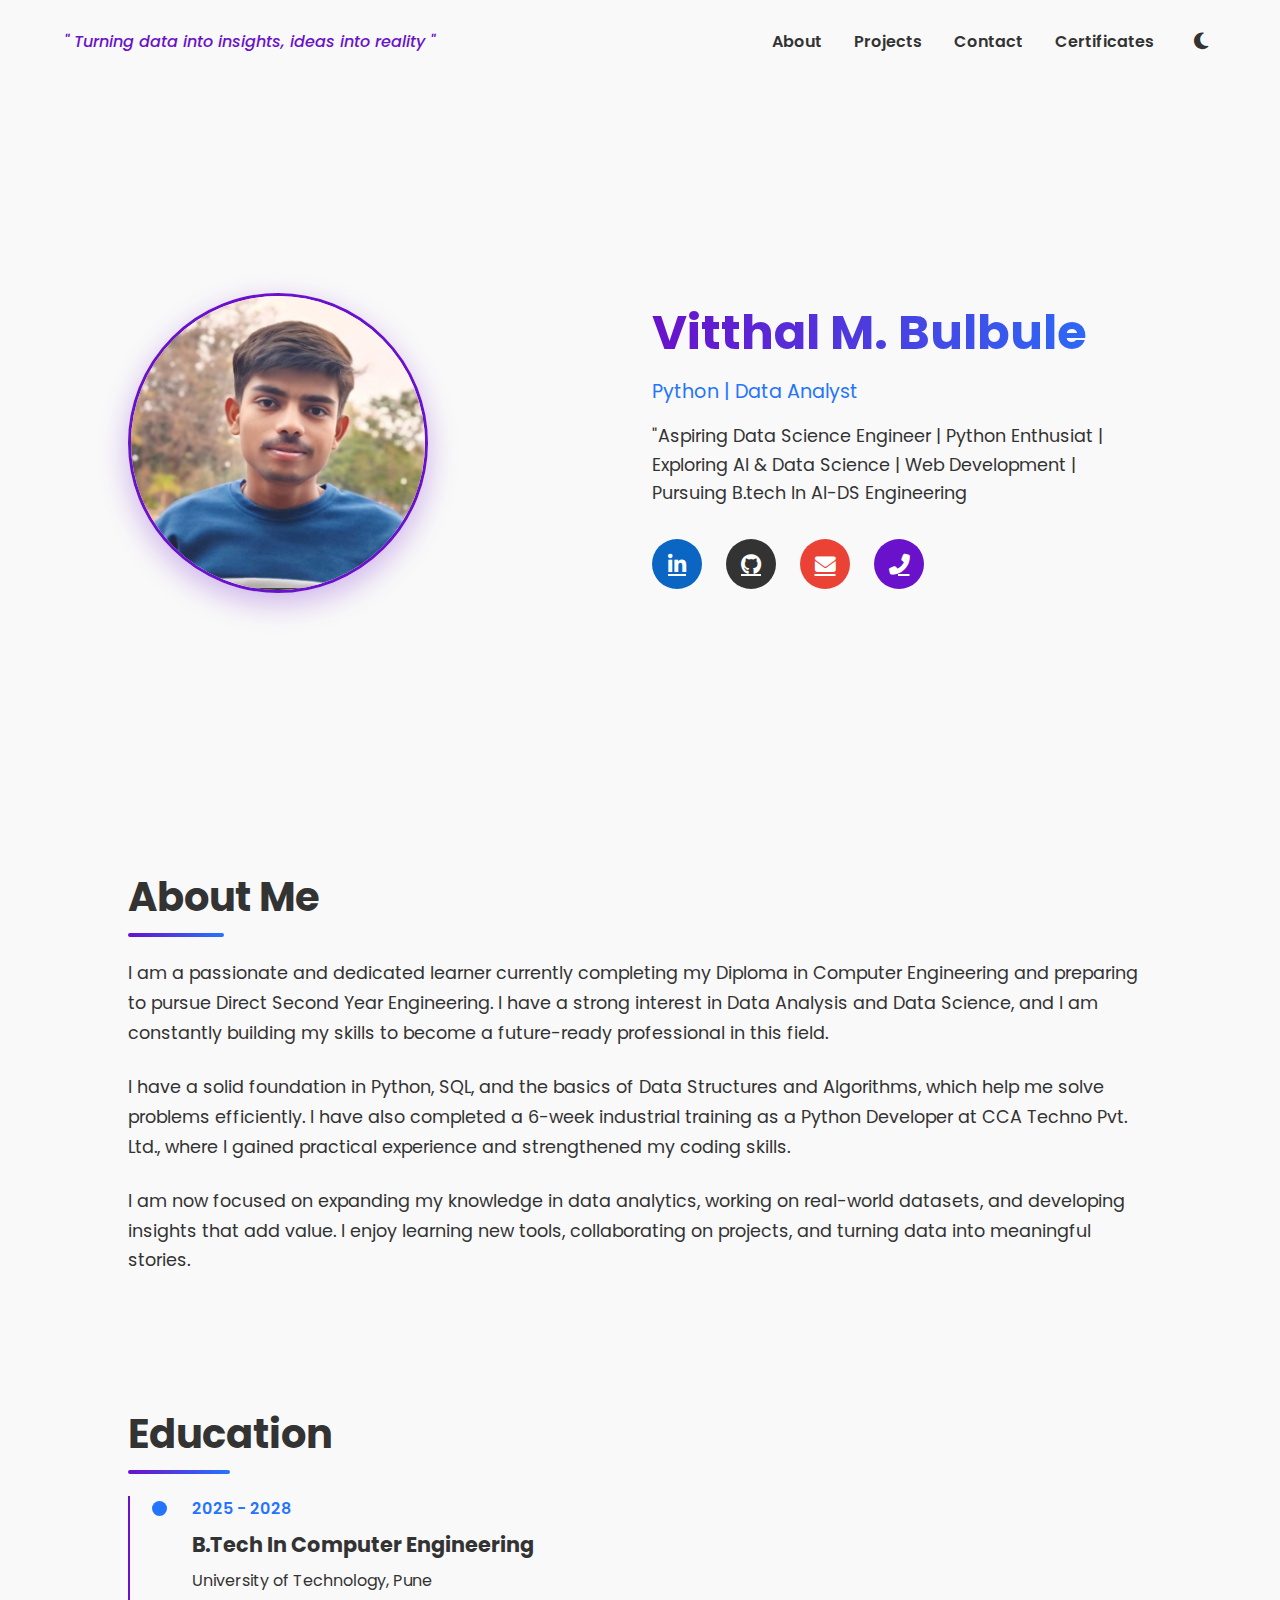
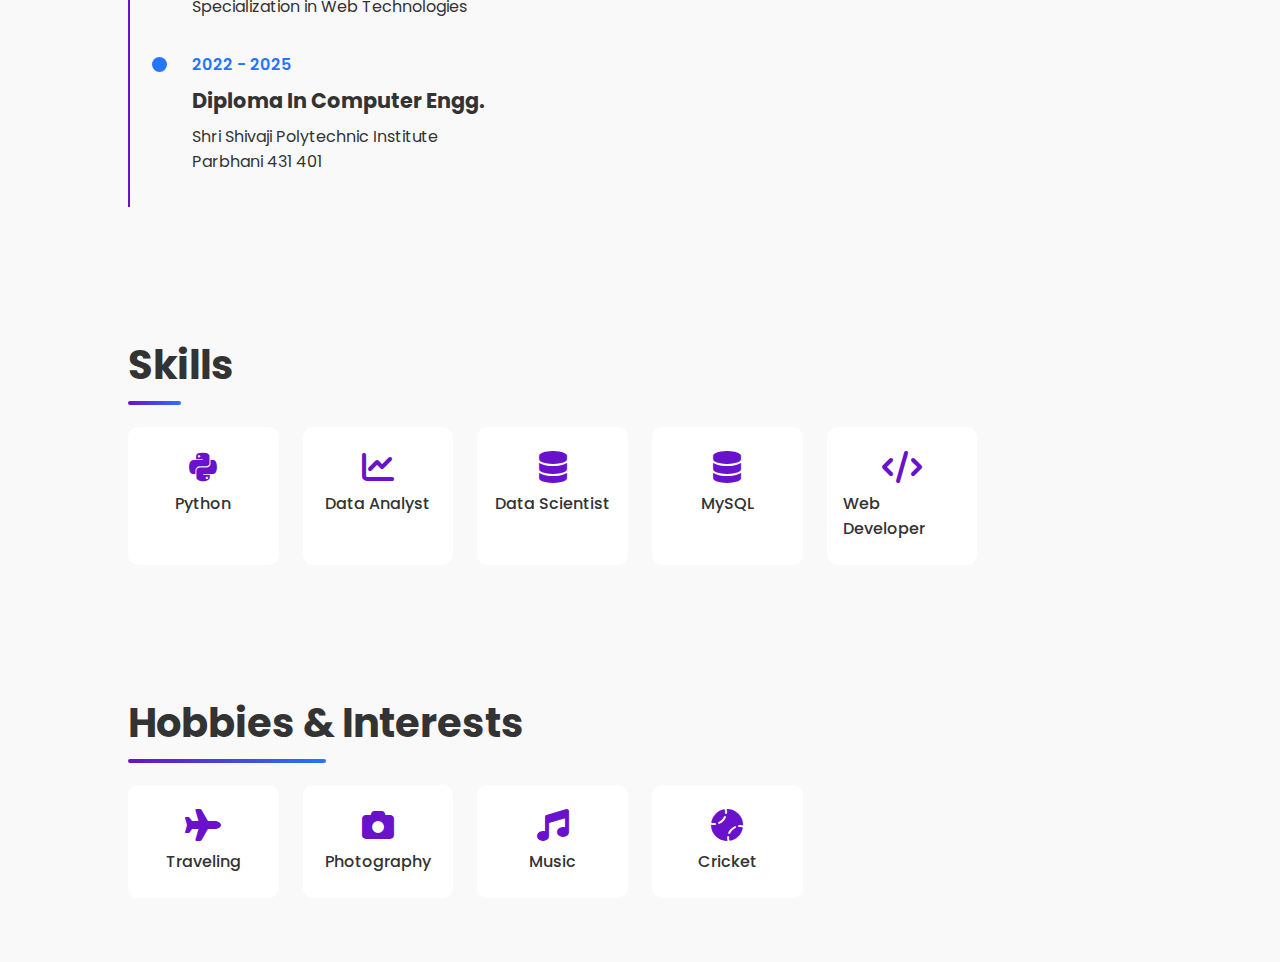
<file: index.html>
<!DOCTYPE html>
<html lang="en" data-theme="light">
<head>
    <meta charset="UTF-8">
    <meta name="viewport" content="width=device-width, initial-scale=1.0">
    <title>My Portfolio | Home</title>
    <link rel="stylesheet" href="style.css">
    <link rel="stylesheet" href="themes.css">
    <link rel="stylesheet" href="https://cdnjs.cloudflare.com/ajax/libs/font-awesome/6.4.0/css/all.min.css">
    <link href="https://fonts.googleapis.com/css2?family=Poppins:wght@300;400;600;700&display=swap" rel="stylesheet">
</head>
<body>
    <!-- Header -->
    <header>
        <div class="quote">
            <p>" Turning data into insights, ideas into reality "</p>
        </div>
        <nav>
            <div class="nav-links">
                <a href="#about">About</a>
                <a href="projects.html">Projects</a>
                <a href="contact.html">Contact</a>
                <a href="certificate.html">Certificates</a>
            </div>
            <button id="theme-toggle" aria-label="Toggle theme">
                <i class="fas fa-moon"></i>
            </button>
        </nav>
    </header>

    <!-- Main Content -->
    <main class="container">
        <!-- Left: Profile Photo -->
        <div class="profile-pic">
            <img src="Vitthal.png" alt="Profile Photo">
        </div>

        <!-- Right: Profile Info -->
        <div class="profile-info">
            <h1>Vitthal M. Bulbule</h1>
            <p class="title">  Python | Data Analyst</p>
            <p class="bio">
                "Aspiring Data Science Engineer | Python Enthusiat | Exploring AI & Data Science | Web Development | Pursuing B.tech In AI-DS Engineering  
            </p>
            <div class="social-icons">
                <a href="https://www.linkedin.com/in/vitthal-bulbule-796558288/" class="linkedin"><i class="fab fa-linkedin-in"></i></a>
                <a href="https://github.com/vitthalbulbule" class="github"><i class="fab fa-github"></i></a>
                <a href="https://mail.google.com/mail/u/0/#inbox" class="email"><i class="fas fa-envelope"></i></a>
                <a href="#contact" class="contact"><i class="fas fa-phone-alt"></i></a>
            </div>
        </div>
    </main>

    <!-- Additional Sections -->
    <section id="about" class="section-container">
        <div class="section-content">
            <h2 class="section-title">About Me</h2>
            <div class="about-content">
                <p>I am a passionate and dedicated learner currently completing my Diploma in Computer Engineering and preparing to pursue Direct Second Year Engineering. I have a strong interest in Data Analysis and Data Science, and I am constantly building my skills to become a future-ready professional in this field.</p>
                <p>I have a solid foundation in Python, SQL, and the basics of Data Structures and Algorithms, which help me solve problems efficiently. I have also completed a 6-week industrial training as a Python Developer at CCA Techno Pvt. Ltd., where I gained practical experience and strengthened my coding skills.</p>
                <p>I am now focused on expanding my knowledge in data analytics, working on real-world datasets, and developing insights that add value. I enjoy learning new tools, collaborating on projects, and turning data into meaningful stories.</p>
            </div>
        </div>
    </section>

    <section id="education" class="section-container">
        <div class="section-content">
            <h2 class="section-title">Education</h2>
            <div class="timeline">
                <div class="timeline-item">
                    <div class="timeline-date">2025 - 2028</div>
                    <div class="timeline-content">
                        <h3>B.Tech In Computer Engineering</h3>
                        <p>University of Technology, Pune</p>
                        <p>Specialization in Web Technologies</p>
                    </div>
                </div>
                <div class="timeline-item">
                    <div class="timeline-date">2022 - 2025</div>
                    <div class="timeline-content">
                        <h3>Diploma In Computer Engg.</h3>
                        <p>Shri Shivaji Polytechnic Institute </p>
                        <p>Parbhani 431 401</p>
                    </div>
                </div>
            </div>
        </div>
    </section>

    <section id="skills" class="section-container">
        <div class="section-content">
            <h2 class="section-title">Skills</h2>
            <div class="skills-grid">
                <div class="skill-item">
                    <i class="fab fa-python"></i>
                    <span>Python</span>
                </div>
                <div class="skill-item">
                    <i class="fas fa-chart-line"></i>
                    <span>Data Analyst</span>
                </div>
                <div class="skill-item">
                    <i class="fas fa-database"></i>
                    <span>Data Scientist</span>
                </div>
                <div class="skill-item">
                    <i class="fas fa-database"></i>
                    <span>MySQL</span>
                </div>
                <div class="skill-item">
                    <i class="fas fa-code"></i>
                    <span>Web Developer</span>
                </div>
            </div>
        </div>
    </section>

    <section id="hobbies" class="section-container">
        <div class="section-content">
            <h2 class="section-title">Hobbies & Interests</h2>
            <div class="hobbies-grid">
                <div class="hobby-item">
                    <i class="fas fa-plane"></i>
                    <span>Traveling</span>
                </div>
                <div class="hobby-item">
                    <i class="fas fa-camera"></i>
                    <span>Photography</span>
                </div>
                <div class="hobby-item">
                    <i class="fas fa-music"></i>
                    <span>Music</span>
                </div>
                <div class="hobby-item">
                    <i class="fas fa-baseball-ball"></i>
                    <span>Cricket</span>
                </div>
            </div>
        </div>
    </section>

    <!-- Scripts -->
    <script src="script.js"></script>
    <script src="theme.js"></script>
</body>
</html>
</file>
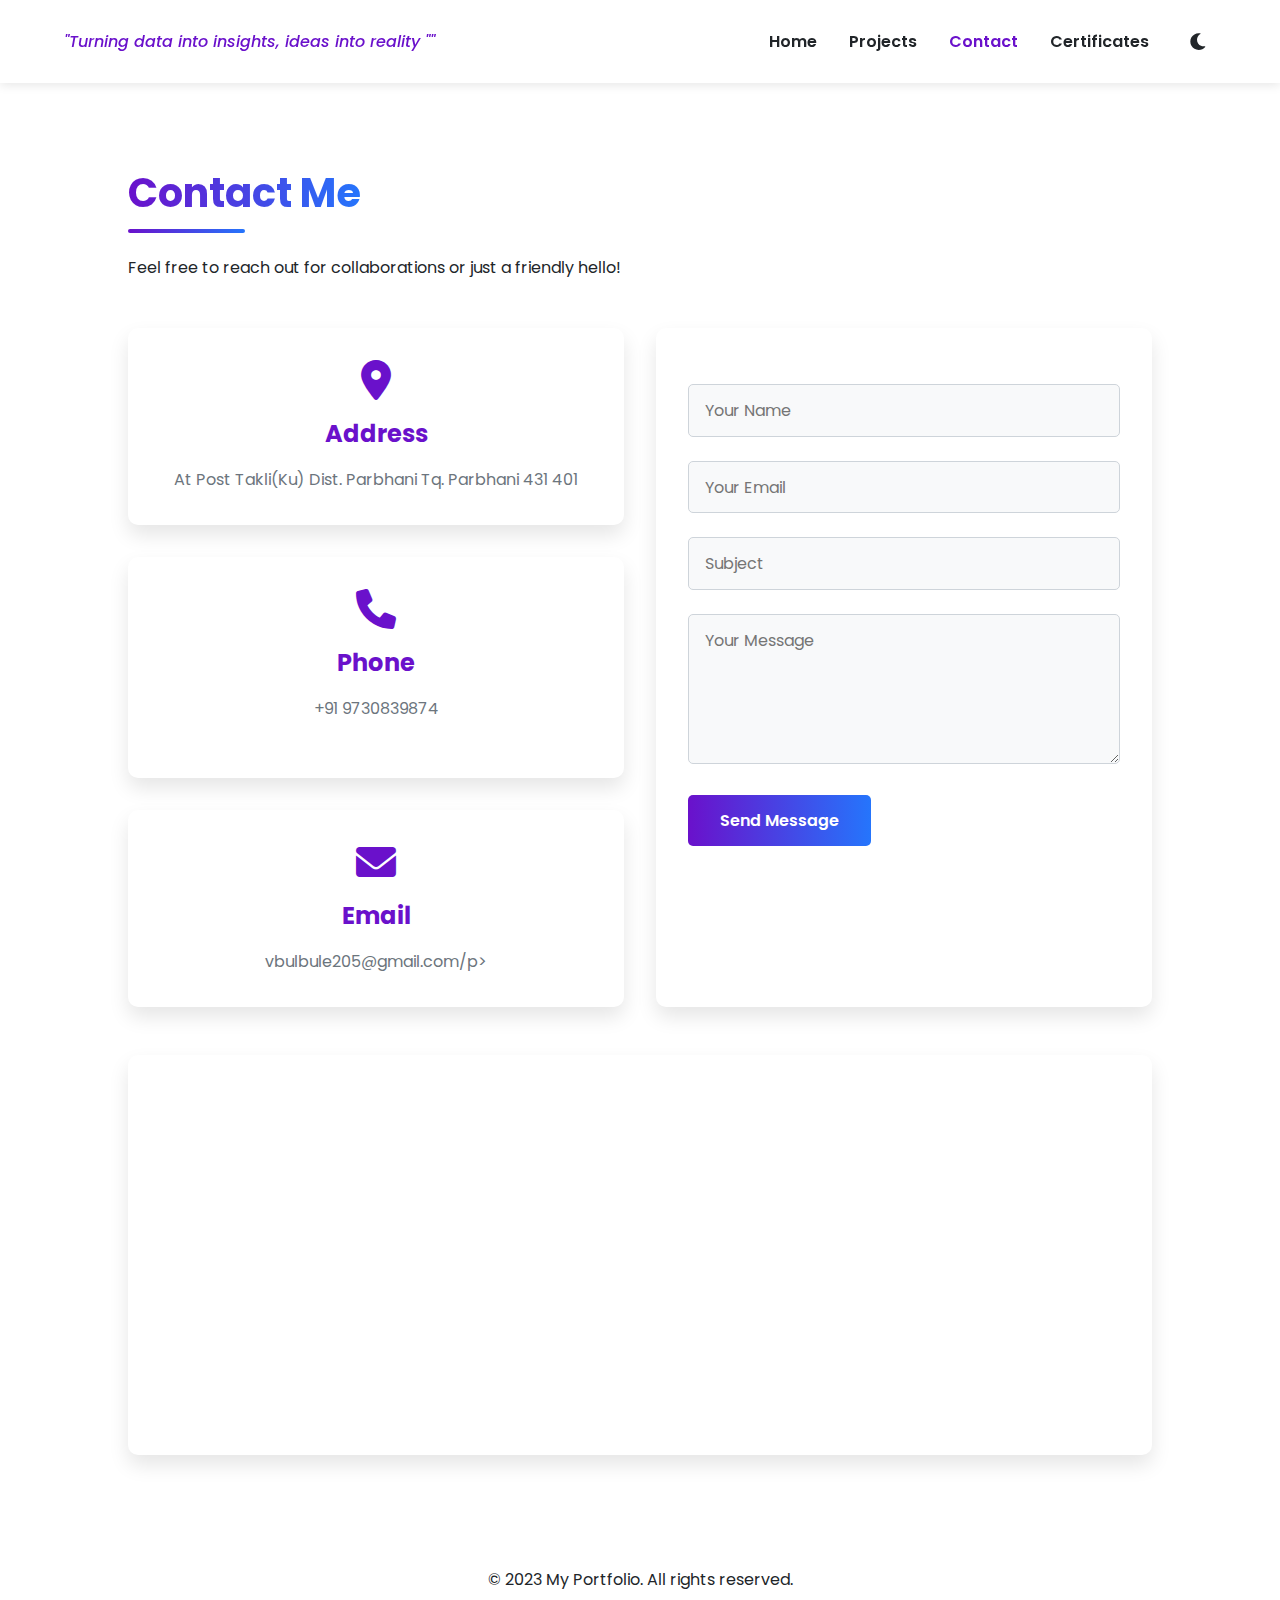
<file: contact.html>
<!DOCTYPE html>
<html lang="en">
<head>
    <meta charset="UTF-8">
    <meta name="viewport" content="width=device-width, initial-scale=1.0">
    <title>Contact Me - My Portfolio</title>
    <link rel="stylesheet" href="https://cdnjs.cloudflare.com/ajax/libs/font-awesome/6.0.0-beta3/css/all.min.css">
    <link href="https://fonts.googleapis.com/css2?family=Poppins:wght@300;400;500;600;700&display=swap" rel="stylesheet">
    <style>
        :root {
            --bg: #f8f9fa;
            --bg-hover: #e9ecef;
            --text: #212529;
            --text-light: #6c757d;
            --primary: #6a11cb;
            --secondary: #2575fc;
            --section-bg: #ffffff;
            --card-bg: #ffffff;
            --nav-bg: #ffffff;
            --nav-text: #212529;
            --nav-hover: #6a11cb;
            --box-shadow: 0 10px 20px rgba(0,0,0,0.1);
            --input-border: #ced4da;
        }

        .dark-theme {
            --bg: #121212;
            --bg-hover: #1e1e1e;
            --text: #f8f9fa;
            --text-light: #adb5bd;
            --primary: #bb86fc;
            --secondary: #3700b3;
            --section-bg: #1e1e1e;
            --card-bg: #2d2d2d;
            --nav-bg: #1e1e1e;
            --nav-text: #f8f9fa;
            --nav-hover: #bb86fc;
            --box-shadow: 0 10px 20px rgba(0,0,0,0.3);
            --input-border: #333;
        }

        * {
            margin: 0;
            padding: 0;
            box-sizing: border-box;
            font-family: 'Poppins', sans-serif;
            transition: background 0.3s, color 0.3s;
        }

        body {
            background: var(--bg);
            color: var(--text);
            min-height: 100vh;
            overflow-x: hidden;
        }

        /* ===== Header ===== */
        header {
            padding: 1.5rem 5%;
            display: flex;
            justify-content: space-between;
            align-items: center;
            position: sticky;
            top: 0;
            background: var(--nav-bg);
            z-index: 100;
            flex-wrap: wrap;
            gap: 1rem;
            box-shadow: 0 2px 10px rgba(0, 0, 0, 0.1);
        }

        .quote {
            font-style: italic;
            color: var(--primary);
            font-weight: 500;
            margin-right: auto; /* Pushes nav to right */
        }

        .nav-container {
            display: flex;
            align-items: center;
            gap: 2rem;
        }

        .nav-links {
            display: flex;
            list-style: none;
            gap: 2rem;
        }

        .nav-links a {
            text-decoration: none;
            color: var(--nav-text);
            font-weight: 600;
            position: relative;
            font-size: 1rem;
        }

        .nav-links a::after {
            content: '';
            position: absolute;
            width: 0;
            height: 2px;
            background: var(--primary);
            bottom: -5px;
            left: 0;
            transition: width 0.3s;
        }

        .nav-links a:hover::after {
            width: 100%;
        }

        .nav-links a:hover {
            color: var(--nav-hover);
        }

        #theme-toggle {
            background: none;
            border: none;
            font-size: 1.2rem;
            cursor: pointer;
            color: var(--text);
            padding: 0.5rem;
            border-radius: 50%;
            display: flex;
            align-items: center;
            justify-content: center;
        }

        #theme-toggle:hover {
            background: var(--bg-hover);
        }

        /* ===== Contact Section ===== */
        .contact-section {
            padding: 5rem 10%;
            background: var(--section-bg);
        }

        .section-title {
            font-size: 2.5rem;
            margin-bottom: 2rem;
            position: relative;
            display: inline-block;
            background: linear-gradient(to right, var(--primary), var(--secondary));
            -webkit-background-clip: text;
            -webkit-text-fill-color: transparent;
        }

        .section-title::after {
            content: '';
            position: absolute;
            width: 50%;
            height: 4px;
            background: linear-gradient(to right, var(--primary), var(--secondary));
            bottom: -10px;
            left: 0;
            border-radius: 2px;
        }

        .contact-container {
            display: grid;
            grid-template-columns: repeat(auto-fit, minmax(300px, 1fr));
            gap: 2rem;
            margin-top: 3rem;
        }

        .contact-info {
            display: flex;
            flex-direction: column;
            gap: 2rem;
        }

        .contact-box {
            background: var(--card-bg);
            padding: 2rem;
            border-radius: 10px;
            box-shadow: var(--box-shadow);
            transition: transform 0.3s;
            display: flex;
            flex-direction: column;
            align-items: center;
            text-align: center;
        }

        .contact-box:hover {
            transform: translateY(-10px);
        }

        .contact-box i {
            font-size: 2.5rem;
            color: var(--primary);
            margin-bottom: 1rem;
        }

        .contact-box h3 {
            font-size: 1.5rem;
            margin-bottom: 1rem;
            color: var(--primary);
        }

        .contact-box p {
            color: var(--text-light);
            line-height: 1.6;
        }

        .contact-form {
            background: var(--card-bg);
            padding: 2rem;
            border-radius: 10px;
            box-shadow: var(--box-shadow);
        }

        .form-group {
            margin-bottom: 1.5rem;
        }

        .form-group label {
            display: block;
            margin-bottom: 0.5rem;
            font-weight: 500;
            color: var(--text);
        }

        .form-group input,
        .form-group textarea {
            width: 100%;
            padding: 0.8rem 1rem;
            border: 1px solid var(--input-border);
            border-radius: 5px;
            background: var(--bg);
            color: var(--text);
            font-size: 1rem;
        }

        .form-group textarea {
            min-height: 150px;
            resize: vertical;
        }

        .submit-btn {
            background: linear-gradient(to right, var(--primary), var(--secondary));
            color: white;
            border: none;
            padding: 0.8rem 2rem;
            font-size: 1rem;
            font-weight: 600;
            border-radius: 5px;
            cursor: pointer;
            transition: transform 0.3s, box-shadow 0.3s;
        }

        .submit-btn:hover {
            transform: translateY(-3px);
            box-shadow: 0 10px 20px rgba(106, 17, 203, 0.3);
        }

        .map-container {
            height: 400px;
            border-radius: 10px;
            overflow: hidden;
            box-shadow: var(--box-shadow);
            margin-top: 3rem;
        }

        .map-container iframe {
            width: 100%;
            height: 100%;
            border: none;
            filter: grayscale(20%) invert(0%);
        }

        .dark-theme .map-container iframe {
            filter: grayscale(30%) invert(90%) hue-rotate(180deg);
        }

        /* ===== Footer ===== */
        footer {
            text-align: center;
            padding: 2rem;
            background: var(--nav-bg);
            color: var(--text);
        }

        /* ===== Responsive Design ===== */
        @media (max-width: 1024px) {
            .contact-section {
                padding: 4rem 5%;
            }
        }

        @media (max-width: 768px) {
            header {
                flex-direction: column;
                padding: 1rem 5%;
            }

            .quote {
                margin-right: 0;
                margin-bottom: 1rem;
                text-align: center;
            }

            .nav-links {
                gap: 1rem;
                margin-top: 1rem;
            }

            .contact-container {
                grid-template-columns: 1fr;
            }
        }

        @media (max-width: 480px) {
            .nav-links {
                flex-wrap: wrap;
                justify-content: center;
            }

            .section-title {
                font-size: 2rem;
            }

            .contact-box {
                padding: 1.5rem;
            }
        }
    </style>
</head>
<body>
    <header>
        <div class="quote">"Turning data into insights, ideas into reality ""</div>
        <div class="nav-container">
            <ul class="nav-links">
                <li><a href="index.html">Home</a></li>
                <li><a href="projects.html">Projects</a></li>
                
                
                <li><a href="contact.html" style="color: var(--primary);">Contact</a></li>
                <li><a href="certificate.html">Certificates</a></li>
            </ul>
            <button id="theme-toggle">
                <i class="fas fa-moon"></i>
            </button>
        </div>
    </header>

    <section class="contact-section">
        <div class="section-content">
            <h2 class="section-title">Contact Me</h2>
            <p>Feel free to reach out for collaborations or just a friendly hello!</p>

            <div class="contact-container">
                <div class="contact-info">
                    <div class="contact-box">
                        <i class="fas fa-map-marker-alt"></i>
                        <h3>Address</h3>
                        <p>At Post Takli(Ku) Dist. Parbhani Tq. Parbhani 431 401</p>
                    </div>

                    <div class="contact-box">
                        <i class="fas fa-phone"></i>
                        <h3>Phone</h3>
                        <p>+91 9730839874</p><br>
                    </div>

                    <div class="contact-box">
                        <i class="fas fa-envelope"></i>
                        <h3>Email</h3>
                        <p>vbulbule205@gmail.com/p>
                    </div>
                </div>

                <div class="contact-form">
                    <form action="https://api.web3forms.com/submit" method="POST">
                        <input type="hidden" name="_subject" value="dd068c02-eb66-4bf0-8056-43531619cb94">
                        
                        
                        <div class="form-group">
                             <input type="hidden" name="access_key" value="dd068c02-eb66-4bf0-8056-43531619cb94">
                             </div>

                             <div class="form-group">
                    <input type="text" name="name" placeholder="Your Name" required>
                    </div>
                    <div class="form-group">
                    <input type="email" name="email" placeholder="Your Email" required>
                    </div>
                    <div class="form-group">
                    <input type="text" name="subject" placeholder="Subject" required></div>
                    <div class="form-group">
                    <textarea name="message" placeholder="Your Message" required></textarea>
                    </div>
                    
                        
                        <button type="submit" class="submit-btn">Send Message</button>
                    </form>
                </div>
            </div>

            <div class="map-container">
                <iframe src="https://www.google.com/maps/embed?pb=!1m18!1m12!1m3!1d5944.618869527856!2d76.7782242373551!3d19.257603662095036!2m3!1f0!2f0!3f0!3m2!1i1024!2i768!4f13.1!3m3!1m2!1s0x3bd018330c8c0533%3A0x39335e8f95082dae!2sShri%20Shivaji%20College%2C%20Parbhani!5e0!3m2!1sen!2sin!4v1742548483301!5m2!1sen!2sin" allowfullscreen="" loading="lazy"></iframe>
            </div>
        </div>
    </section>

    <footer>
        <p>&copy; 2023 My Portfolio. All rights reserved.</p>
    </footer>

    <script>
        const themeToggle = document.getElementById('theme-toggle');
        const body = document.body;
        const icon = themeToggle.querySelector('i');

        // Check for saved theme preference
        const currentTheme = localStorage.getItem('theme');
        if (currentTheme === 'dark') {
            body.classList.add('dark-theme');
            icon.classList.replace('fa-moon', 'fa-sun');
        }

        themeToggle.addEventListener('click', () => {
            body.classList.toggle('dark-theme');
            
            if (body.classList.contains('dark-theme')) {
                icon.classList.replace('fa-moon', 'fa-sun');
                localStorage.setItem('theme', 'dark');
            } else {
                icon.classList.replace('fa-sun', 'fa-moon');
                localStorage.setItem('theme', 'light');
            }
        });
    </script>
</body>
</html>
</file>
<file: style.css>
/* ===== Base Styles ===== */
* {
    margin: 0;
    padding: 0;
    box-sizing: border-box;
    font-family: 'Poppins', sans-serif;
    transition: background 0.3s, color 0.3s;
}

body {
    background: var(--bg);
    color: var(--text);
    min-height: 100vh;
    overflow-x: hidden;
}

/* ===== Header ===== */
header {
    padding: 2rem 5%;
    display: flex;
    justify-content: flex-end;
    position: sticky;
    top: 0;
    background: var(--bg);
    z-index: 100;
}

nav {
    display: flex;
    align-items: center;
    gap: 2rem;
}

.nav-links {
    display: flex;
    gap: 2rem;
}

.nav-links a {
    text-decoration: none;
    color: var(--text);
    font-weight: 600;
    position: relative;
    font-size: 1rem;
}

.nav-links a::after {
    content: '';
    position: absolute;
    width: 0;
    height: 2px;
    background: var(--primary);
    bottom: -5px;
    left: 0;
    transition: width 0.3s;
}

.nav-links a:hover::after {
    width: 100%;
}

#theme-toggle {
    background: none;
    border: none;
    font-size: 1.2rem;
    cursor: pointer;
    color: var(--text);
    padding: 0.5rem;
    border-radius: 50%;
    display: flex;
    align-items: center;
    justify-content: center;
}

#theme-toggle:hover {
    background: var(--bg-hover);
}

/* ===== Main Content ===== */
.container {
    display: flex;
    align-items: center;
    justify-content: space-between;
    padding: 5% 10%;
    min-height: 80vh;
    gap: 5rem;
}

.profile-pic {
    width: 300px;
    height: 300px;
    border-radius: 50%;
    overflow: hidden;
    border: 3px solid var(--primary);
    box-shadow: 0 10px 30px rgba(106, 17, 203, 0.3);
    animation: float 4s ease-in-out infinite;
}

.profile-pic img {
    width: 100%;
    height: 100%;
    object-fit: cover;
}

.profile-info {
    max-width: 500px;
    animation: slideIn 1s ease-out;
}

.profile-info h1 {
    font-size: 3rem;
    margin-bottom: 0.5rem;
    background: linear-gradient(to right, var(--primary), var(--secondary));
    -webkit-background-clip: text;
    -webkit-text-fill-color: transparent;
}

.profile-info .title {
    font-size: 1.2rem;
    
    color: var(--secondary);
    margin-bottom: 1rem;
}

.profile-info .bio {
    font-size: 1.1rem;
    line-height: 1.6;
    margin-bottom: 2rem;
}

.social-icons {
    display: flex;
    gap: 1.5rem;
}

.social-icons a {
    width: 50px;
    height: 50px;
    border-radius: 50%;
    display: flex;
    align-items: center;
    justify-content: center;
    font-size: 1.3rem;
    transition: transform 0.3s, box-shadow 0.3s;
}

.social-icons a:hover {
    transform: translateY(-5px) scale(1.1);
    box-shadow: 0 10px 20px rgba(106, 17, 203, 0.3);
}

.linkedin { background: #0A66C2; color: white; }
.github { background: #333; color: white; }
.email { background: #EA4335; color: white; }
.contact { background: var(--primary); color: white; }

/* ===== Section Styles ===== */
.section-container {
    padding: 4rem 10%;
    background: var(--section-bg);
}

.section-content {
    max-width: 1200px;
    margin: 0 auto;
}

.section-title {
    font-size: 2.5rem;
    margin-bottom: 2rem;
    position: relative;
    display: inline-block;
}

.section-title::after {
    content: '';
    position: absolute;
    width: 50%;
    height: 4px;
    background: linear-gradient(to right, var(--primary), var(--secondary));
    bottom: -10px;
    left: 0;
    border-radius: 2px;
}

.about-content {
    display: grid;
    gap: 1.5rem;
    line-height: 1.7;
    font-size: 1.1rem;
}

/* ===== Timeline ===== */
.timeline {
    position: relative;
    padding-left: 2rem;
}

.timeline::before {
    content: '';
    position: absolute;
    width: 2px;
    height: 100%;
    background: var(--primary);
    left: 0;
    top: 0;
}

.timeline-item {
    position: relative;
    padding-bottom: 2rem;
    padding-left: 2rem;
}

.timeline-item::before {
    content: '';
    position: absolute;
    width: 15px;
    height: 15px;
    border-radius: 50%;
    background: var(--secondary);
    left: -8px;
    top: 5px;
}

.timeline-date {
    font-weight: 600;
    color: var(--secondary);
    margin-bottom: 0.5rem;
}

.timeline-content h3 {
    font-size: 1.3rem;
    margin-bottom: 0.5rem;
}

.timeline-content p {
    color: var(--text-light);
    line-height: 1.6;
}

/* ===== Skills Grid ===== */
.skills-grid {
    display: grid;
    grid-template-columns: repeat(auto-fill, minmax(120px, 1fr));
    gap: 1.5rem;
}

.skill-item {
    display: flex;
    flex-direction: column;
    align-items: center;
    gap: 0.5rem;
    padding: 1.5rem 1rem;
    background: var(--card-bg);
    border-radius: 10px;
    transition: transform 0.3s, box-shadow 0.3s;
}

.skill-item:hover {
    transform: translateY(-5px);
    box-shadow: 0 10px 20px rgba(106, 17, 203, 0.1);
}

.skill-item i {
    font-size: 2rem;
    color: var(--primary);
}

.skill-item span {
    font-weight: 500;
}

/* ===== Hobbies Grid ===== */
.hobbies-grid {
    display: grid;
    grid-template-columns: repeat(auto-fill, minmax(150px, 1fr));
    gap: 1.5rem;
}

.hobby-item {
    display: flex;
    flex-direction: column;
    align-items: center;
    gap: 0.5rem;
    padding: 1.5rem 1rem;
    background: var(--card-bg);
    border-radius: 10px;
    transition: transform 0.3s, box-shadow 0.3s;
}

.hobby-item:hover {
    transform: translateY(-5px);
    box-shadow: 0 10px 20px rgba(106, 17, 203, 0.1);
}

.hobby-item i {
    font-size: 2rem;
    color: var(--primary);
}

.hobby-item span {
    font-weight: 500;
    text-align: center;
}

/* ===== Animations ===== */
@keyframes float {
    0%, 100% { transform: translateY(0); }
    50% { transform: translateY(-20px); }
}

@keyframes slideIn {
    from { opacity: 0; transform: translateX(50px); }
    to { opacity: 1; transform: translateX(0); }
}

/* ===== Responsive Design ===== */
@media (max-width: 1024px) {
    .container {
        padding: 5%;
    }
    
    .section-container {
        padding: 4rem 5%;
    }
}

@media (max-width: 768px) {
    header {
        padding: 1.5rem 5%;
    }
    
    .nav-links {
        gap: 1rem;
    }
    
    .container {
        flex-direction: column;
        text-align: center;
        gap: 3rem;
    }

    .profile-pic {
        width: 200px;
        height: 200px;
    }
    
    .profile-info {
        align-items: center;
    }
    
    .social-icons {
        justify-content: center;
    }
    
    .timeline {
        padding-left: 1rem;
    }
    
    .timeline-item {
        padding-left: 1.5rem;
    }
}

@media (max-width: 480px) {
    nav {
        flex-direction: column-reverse;
        gap: 1rem;
    }
    
    .nav-links {
        flex-wrap: wrap;
        justify-content: center;
    }
    
    .profile-info h1 {
        font-size: 2.2rem;
    }
    
    .section-title {
        font-size: 2rem;
    }
    
    .skills-grid {
        grid-template-columns: repeat(auto-fill, minmax(100px, 1fr));
    }
    
    .hobbies-grid {
        grid-template-columns: repeat(auto-fill, minmax(120px, 1fr));
    }
}




/* ===== Skills Grid ===== */
.skills-grid {
    display: grid;
    grid-template-columns: repeat(auto-fill, minmax(150px, 1fr));
    gap: 1.5rem;
}

/* ===== Hobbies Grid ===== */
.hobbies-grid {
    display: grid;
    grid-template-columns: repeat(auto-fill, minmax(150px, 1fr));
    gap: 1.5rem;
}



/* ===== Header ===== */
header {
    padding: 1.5rem 5%;
    display: flex;
    justify-content: space-between;
    align-items: center;
    position: sticky;
    top: 0;
    
    background: var(--bg);
    z-index: 100;
    flex-wrap: wrap;
    gap: 1rem;
}

.quote {
    font-style: italic;
    color: var(--primary);
    font-weight: 500;
}


/* ===== Responsive Design ===== */
@media (max-width: 768px) {
    header {
        flex-direction: column;
        align-items: center;
        text-align: center;
    }
    
    .quote {
        margin-bottom: 1rem;
    }
}

@media (max-width: 480px) {
    .skills-grid,
    .hobbies-grid {
        grid-template-columns: repeat(auto-fill, minmax(120px, 1fr));
    }
}
</file>
<file: themes.css>
/* ===== Light Theme (Default) ===== */
:root {
    --primary: #6a11cb;
    --secondary: #2575fc;
    --text: #333;
    --bg: #f9f9f9;
    --card-bg: #ffffff;
}

/* ===== Dark Theme ===== */
[data-theme="dark"] {
    --primary: #8e2de2;
    --secondary: #4a00e0;
    --text: #f0f0f0;
    --bg: #121212;
    --card-bg: #1e1e1e;
}
</file>
